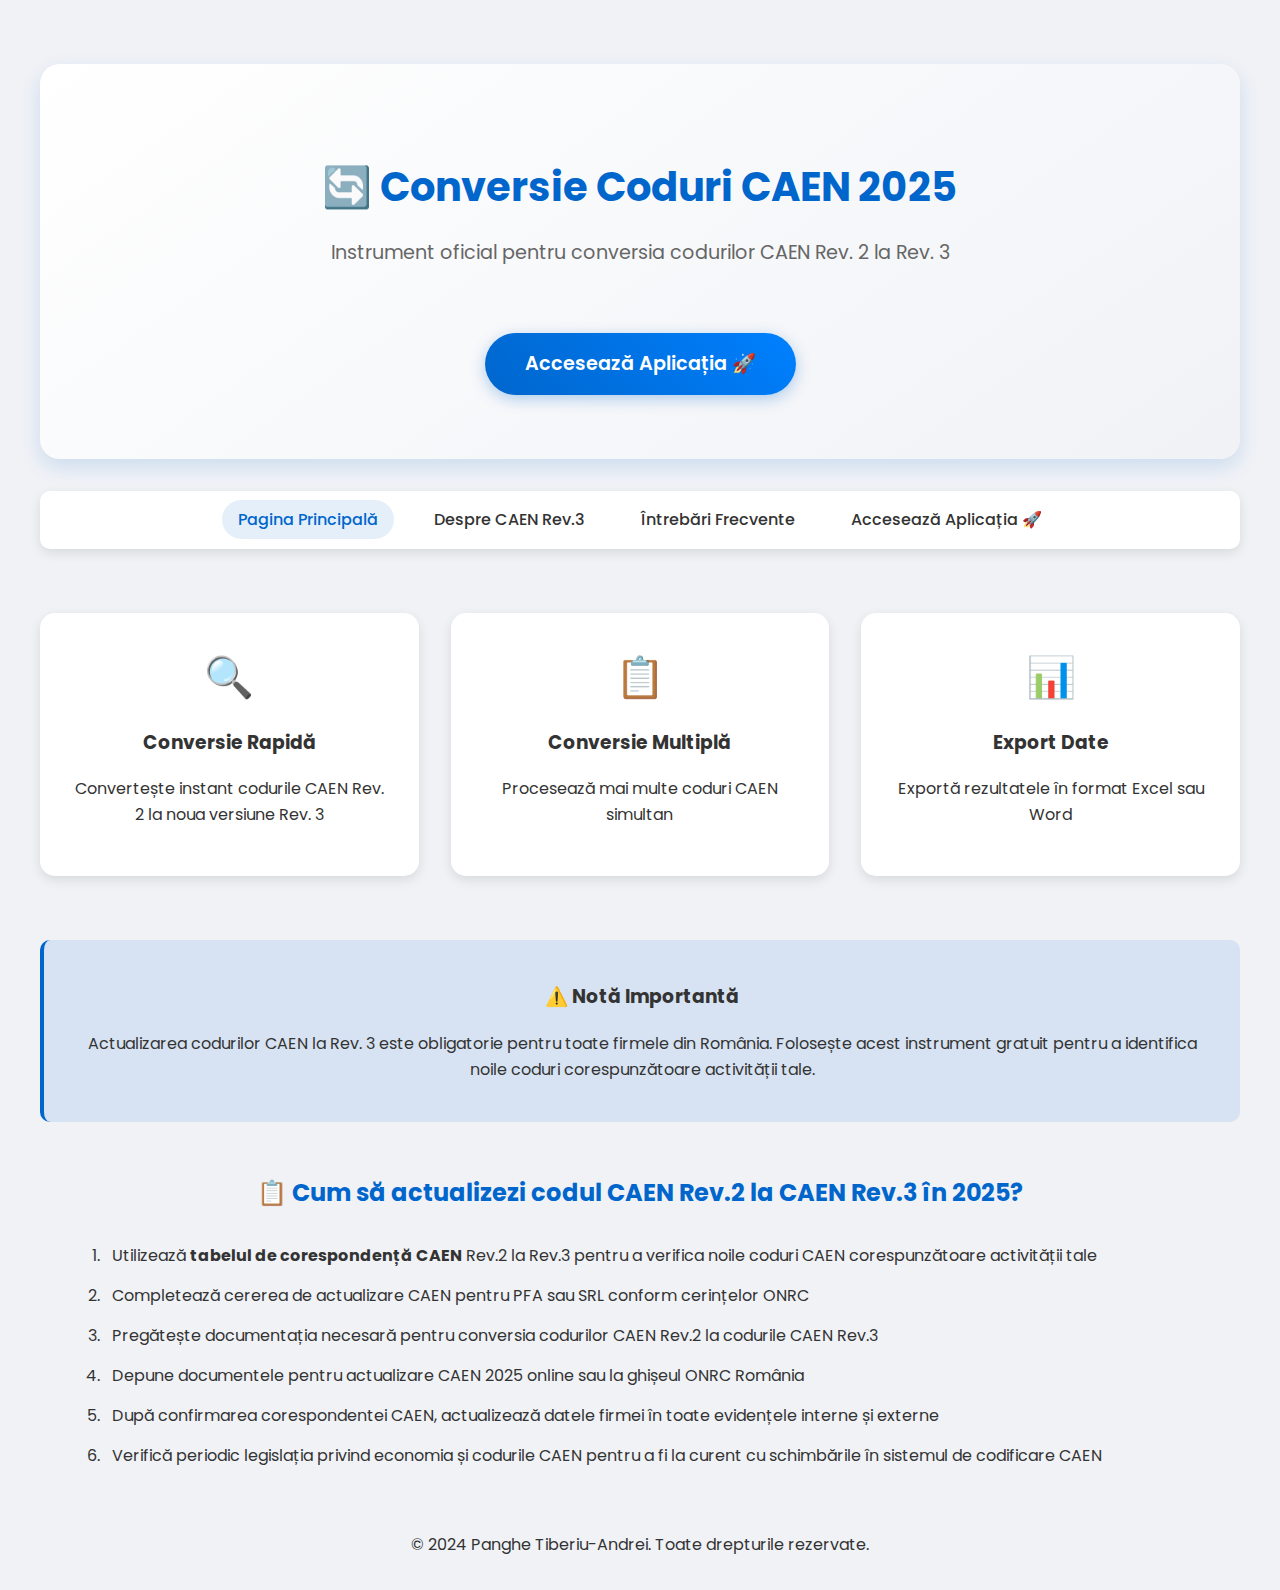
<file: static/index.html>
<!DOCTYPE html>
<html lang="ro">
<head>
    <meta charset="UTF-8">
    <meta name="viewport" content="width=device-width, initial-scale=1.0">
    <title>Conversie Coduri CAEN 2025 | Conversie Gratuită Rev. 2 la Rev. 3</title>

    <!-- SEO Meta Tags -->
    <meta name="description" content="Convertor actualizat 2025 pentru conversia codurilor CAEN, perfect pentru companii și PFA-uri din România.">
    <meta name="keywords" content="CAEN, coduri CAEN, Rev. 2, Rev. 3, conversie CAEN, România, 2024, 2025, actualizare CAEN, PFA, SRL, economie, firme, actualizare 2025, convertor caen, tabel de corespondenta, corespondenta caen 3, ONRC, corespondenta caen, actualizare caen">
    <meta name="author" content="Convertor CAEN">
    <meta property="og:title" content="Conversie CAEN 3 – Conversie coduri CAEN">
    <meta property="og:description" content="Aplicație web pentru conversia codurilor CAEN Rev. 2 la Rev. 3, ideală pentru firme și PFA.">
    <meta property="og:url" content="https://conversie-caen3.ro">
    <meta property="og:type" content="website">
    <meta property="og:image" content="https://conversie-caen3.ro/generated-icon.png">
    <meta name="robots" content="index, follow">
    <meta name="theme-color" content="#003366">
    <link rel="icon" href="https://conversie-caen3.ro/generated-icon.png" type="image/png">

    <!-- Google Tag Manager -->
    <script>(function(w,d,s,l,i){w[l]=w[l]||[];w[l].push({'gtm.start':
    new Date().getTime(),event:'gtm.js'});var f=d.getElementsByTagName(s)[0],
    j=d.createElement(s),dl=l!='dataLayer'?'&l='+l:'';j.async=true;j.src=
    'https://www.googletagmanager.com/gtm.js?id='+i+dl;f.parentNode.insertBefore(j,f);
    })(window,document,'script','dataLayer','GTM-T8FSXM9S');</script>
    <!-- End Google Tag Manager -->

    <!-- Open Graph Meta Tags -->
    <meta property="og:title" content="Convertor Coduri CAEN 2024">
    <meta property="og:description" content="Conversie gratuită și oficială a codurilor CAEN Rev. 2 la Rev. 3. Instrument actualizat pentru 2024.">
    <meta property="og:type" content="website">
    <meta property="og:image" content="/static/images/caen-converter-og.png">

    <!-- Twitter Card Meta Tags -->
    <meta name="twitter:card" content="summary_large_image">
    <meta name="twitter:title" content="Convertor Coduri CAEN 2024">
    <meta name="twitter:description" content="Conversie gratuită și oficială a codurilor CAEN Rev.2 la Rev.3">

    <!-- Favicon -->
    <link rel="icon" type="image/png" href="/static/images/favicon.png">

    <!-- Google Fonts -->
    <link href="https://fonts.googleapis.com/css2?family=Poppins:wght@400;500;600;700&display=swap" rel="stylesheet">
    <link rel="canonical" href="https://conversie-caen3.ro">

    <style>
        :root {
            --primary-color: #0066cc;
            --hover-color: #0080ff;
            --bg-color: #f0f2f6;
            --text-color: #333;
        }

        body {
            font-family: 'Poppins', sans-serif;
            margin: 0;
            padding: 0;
            background-color: var(--bg-color);
            color: var(--text-color);
            line-height: 1.6;
        }

        .container {
            max-width: 1200px;
            margin: 0 auto;
            padding: 2rem;
            text-align: center;
        }

        .hero {
            padding: 4rem 2rem;
            background: linear-gradient(145deg, #ffffff, var(--bg-color));
            border-radius: 20px;
            box-shadow: 0 8px 20px rgba(0,102,204,0.15);
            margin: 2rem 0;
            animation: slideIn 0.5s ease-out;
        }

        .title {
            font-size: 2.5rem;
            color: var(--primary-color);
            margin-bottom: 1rem;
            animation: fadeInDown 1s ease-out;
        }

        .subtitle {
            font-size: 1.2rem;
            color: #666;
            margin-bottom: 2rem;
            animation: fadeInUp 1s ease-out;
        }

        .features {
            display: grid;
            grid-template-columns: repeat(auto-fit, minmax(250px, 1fr));
            gap: 2rem;
            margin: 4rem 0;
        }

        .feature-card {
            background: white;
            padding: 2rem;
            border-radius: 15px;
            box-shadow: 0 4px 12px rgba(0,0,0,0.1);
            transition: transform 0.3s ease;
        }

        .feature-card:hover {
            transform: translateY(-5px);
        }

        .emoji {
            font-size: 2.5rem;
            margin-bottom: 1rem;
        }

        .cta-button {
            display: inline-block;
            background: linear-gradient(45deg, var(--primary-color), var(--hover-color));
            color: white;
            padding: 1rem 2.5rem;
            border-radius: 50px;
            font-size: 1.2rem;
            font-weight: 600;
            text-decoration: none;
            margin-top: 2rem;
            transition: all 0.3s ease;
            box-shadow: 0 4px 15px rgba(0,102,204,0.3);
        }
            
        .cta-button:hover {
            transform: translateY(-2px);
            box-shadow: 0 6px 20px rgba(0,102,204,0.4);
        }

        .notice {
            background: rgba(0,102,204,0.1);
            padding: 1.5rem;
            border-radius: 10px;
            margin-top: 3rem;
            border-left: 4px solid var(--primary-color);
        }

        @keyframes fadeInDown {
            from {
                opacity: 0;
                transform: translateY(-20px);
            }
            to {
                opacity: 1;
                transform: translateY(0);
            }
        }

         .navigation {
            background-color: white;
            padding: 1rem;
            border-radius: 10px;
            box-shadow: 0 4px 12px rgba(0,0,0,0.1);
            margin-bottom: 2rem;
        }
        .navigation ul {
            list-style: none;
            padding: 0;
            display: flex;
            justify-content: center;
            flex-wrap: wrap;
            gap: 1.5rem;
            margin: 0;
        }
        .navigation a {
            text-decoration: none;
            color: var(--text-color);
            font-weight: 500;
            transition: color 0.3s;
            padding: 0.5rem 1rem;
            border-radius: 50px;
        }
        .navigation a.active,
        .navigation a:hover {
            color: var(--primary-color);
            background-color: rgba(0,102,204,0.1);
        }

        @keyframes fadeInUp {
            from {
                opacity: 0;
                transform: translateY(20px);
            }
            to {
                opacity: 1;
                transform: translateY(0);
            }
        }

        @keyframes slideIn {
            from {
                opacity: 0;
                transform: translateX(-20px);
            }
            to {
                opacity: 1;
                transform: translateX(0);
            }
        }

           /* Styling for ordered list section */
        section.container ol {
            text-align: left;
            padding-left: 2rem;
            margin: 2rem 0;
        }
        
        section.container ol li {
            margin-bottom: 1rem;
            line-height: 1.5;
            position: relative;
            padding-left: 0.5rem;
        }
        
        section.container h2 {
            color: var(--primary-color);
            margin-bottom: 1.5rem;
            animation: fadeInDown 0.8s ease-out;
        }

        @media (max-width: 768px) {
            .container {
                padding: 1rem;
            }

            .title {
                font-size: 2rem;
            }

            .features {
                grid-template-columns: 1fr;
            }
            section.container ol {
                padding-left: 1.5rem;
            }
    </style>
    <script>
        const structuredData = {
          "@context": "https://schema.org",
          "@type": "WebApplication",
          "name": "Conversie CAEN3",
          "url": "https://conversie-caen3.ro",
          "description": "Convertor online pentru coduri CAEN Rev.2 la Rev.3, actualizat pentru 2025.",
          "applicationCategory": "BusinessApplication",
          "operatingSystem": "All",
          "offers": {
            "@type": "Offer",
            "price": "0",
            "priceCurrency": "RON"
          }
          "aggregateRating": {
            "@type": "AggregateRating",
            "ratingValue": "4.9",
            "reviewCount": "73"
          }
        };

        const script = document.createElement('script');
        script.setAttribute('type', 'application/ld+json');
        script.textContent = JSON.stringify(structuredData);
        document.head.appendChild(script);
    </script>
</head>
<body>
    <!-- Google Tag Manager (noscript) -->
    <noscript><iframe src="https://www.googletagmanager.com/ns.html?id=GTM-T8FSXM9S"
    height="0" width="0" style="display:none;visibility:hidden"></iframe></noscript>
    <!-- End Google Tag Manager (noscript) -->
    
    <div class="container">
        <div class="hero">
            <h1 class="title">🔄 Conversie Coduri CAEN 2025</h1>
            <p class="subtitle">Instrument oficial pentru conversia codurilor CAEN Rev. 2 la Rev. 3</p>
            <a href="https://app.conversie-caen3.ro" class="cta-button">Accesează Aplicația 🚀</a>
        </div>
              
        <nav class="navigation">
            <ul>
                <li><a href="/" class="active">Pagina Principală</a></li>
                <li><a href="/despre-caen-rev3.html">Despre CAEN Rev.3</a></li>
                <li><a href="/intrebari-frecvente-caen.html">Întrebări Frecvente</a></li>
                <li><a href="https://app.conversie-caen3.ro">Accesează Aplicația 🚀</a></li>
            </ul>
        </nav>

        <div class="features">
            <div class="feature-card">
                <div class="emoji">🔍</div>
                <h3>Conversie Rapidă</h3>
                <p>Convertește instant codurile CAEN Rev. 2 la noua versiune Rev. 3</p>
            </div>

            <div class="feature-card">
                <div class="emoji">📋</div>
                <h3>Conversie Multiplă</h3>
                <p>Procesează mai multe coduri CAEN simultan</p>
            </div>

            <div class="feature-card">
                <div class="emoji">📊</div>
                <h3>Export Date</h3>
                <p>Exportă rezultatele în format Excel sau Word</p>
            </div>
        </div>

        <div class="notice">
            <h3>⚠️ Notă Importantă</h3>
            <p>Actualizarea codurilor CAEN la Rev. 3 este obligatorie pentru toate firmele din România. Folosește acest instrument gratuit pentru a identifica noile coduri corespunzătoare activității tale.</p>
        </div>

         <section class="container">
            <h2>📋 Cum să actualizezi codul CAEN Rev.2 la CAEN Rev.3 în 2025?</h2>
            <ol>
                <li>Utilizează <strong>tabelul de corespondență CAEN</strong> Rev.2 la Rev.3 pentru a verifica noile coduri CAEN corespunzătoare activității tale</li>
                <li>Completează cererea de actualizare CAEN pentru PFA sau SRL conform cerințelor ONRC</li>
                <li>Pregătește documentația necesară pentru conversia codurilor CAEN Rev.2 la codurile CAEN Rev.3</li>
                <li>Depune documentele pentru actualizare CAEN 2025 online sau la ghișeul ONRC România</li>
                <li>După confirmarea corespondentei CAEN, actualizează datele firmei în toate evidențele interne și externe</li>
                <li>Verifică periodic legislația privind economia și codurile CAEN pentru a fi la curent cu schimbările în sistemul de codificare CAEN</li>
            </ol>
        </section>
        
        <footer>
            &copy; 2024 Panghe Tiberiu-Andrei. Toate drepturile rezervate.
        </footer>
    </div>
    <noscript>
        <div style="text-align: center; padding: 20px; background: #ffebee;">
            <p>Pentru o experiență completă, vă rugăm să activați JavaScript în browser.</p>
        </div>
    </noscript>
</body>
</html>
</file>
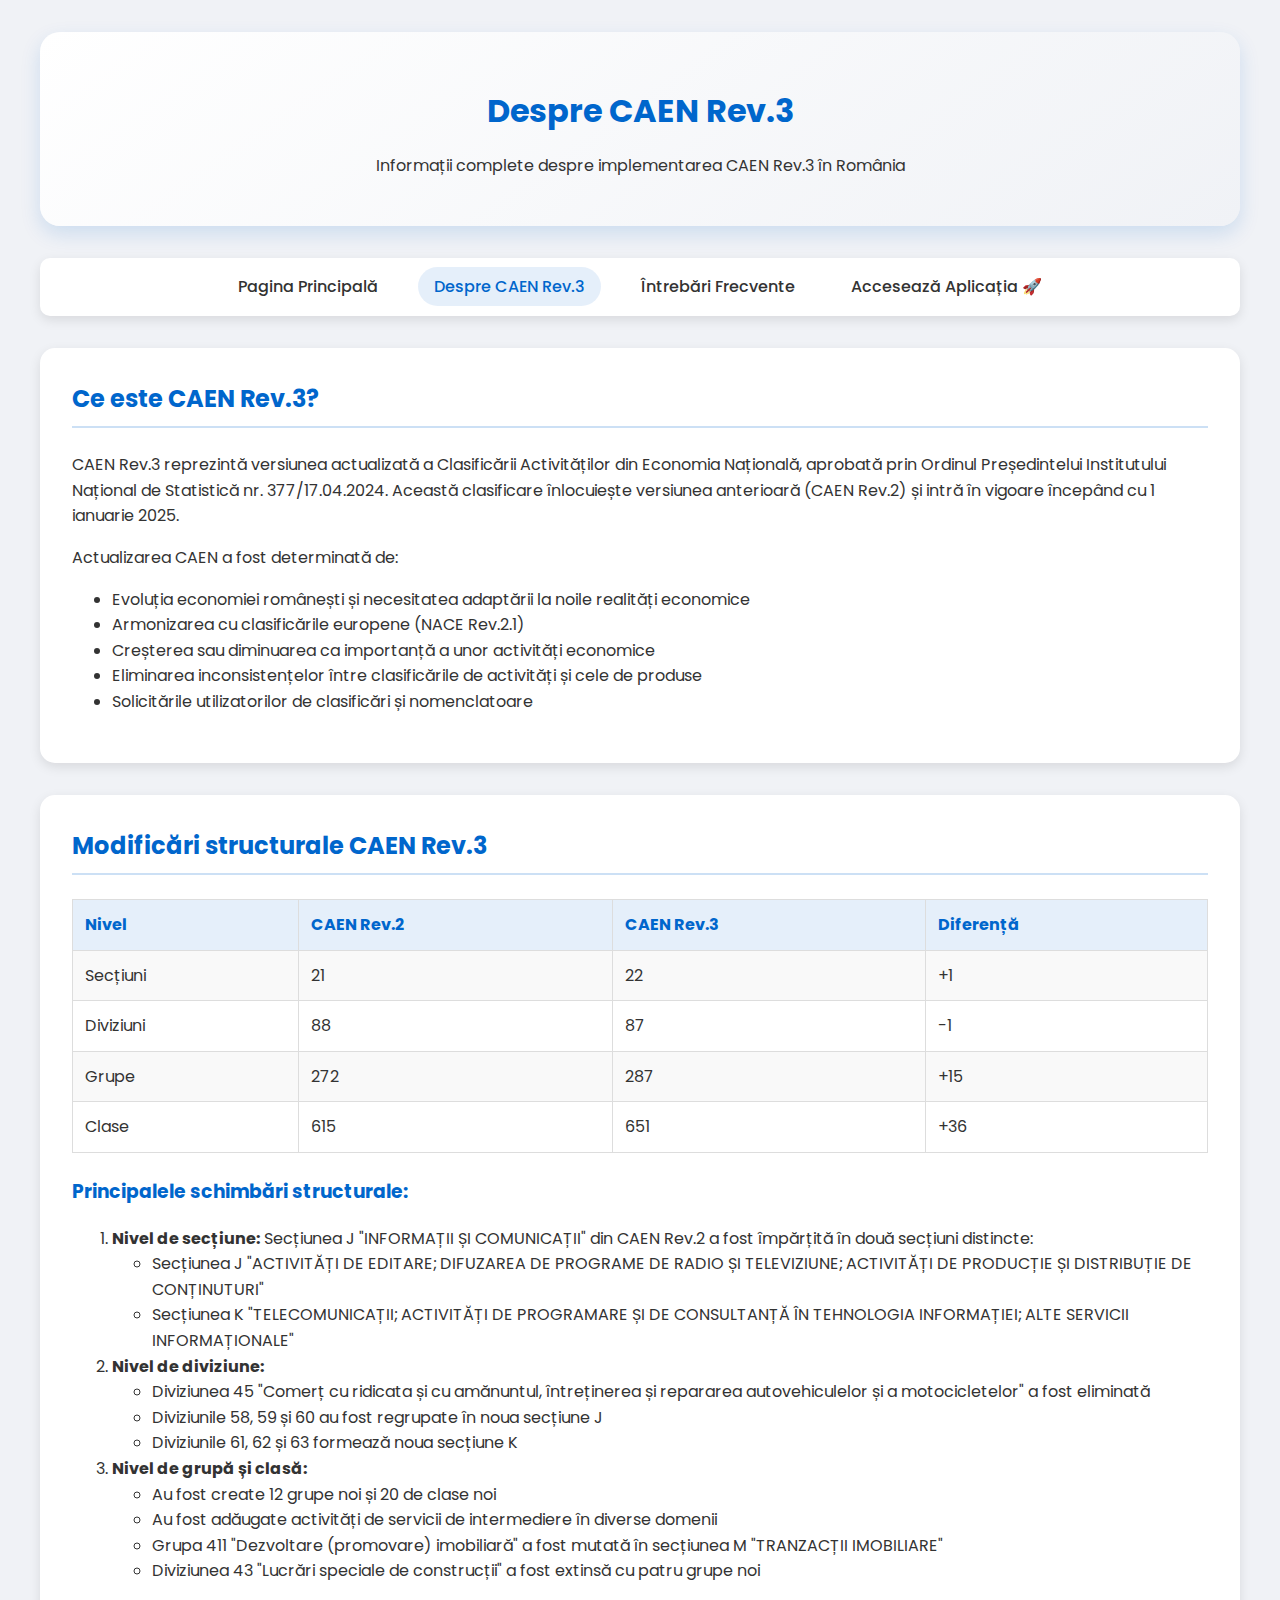
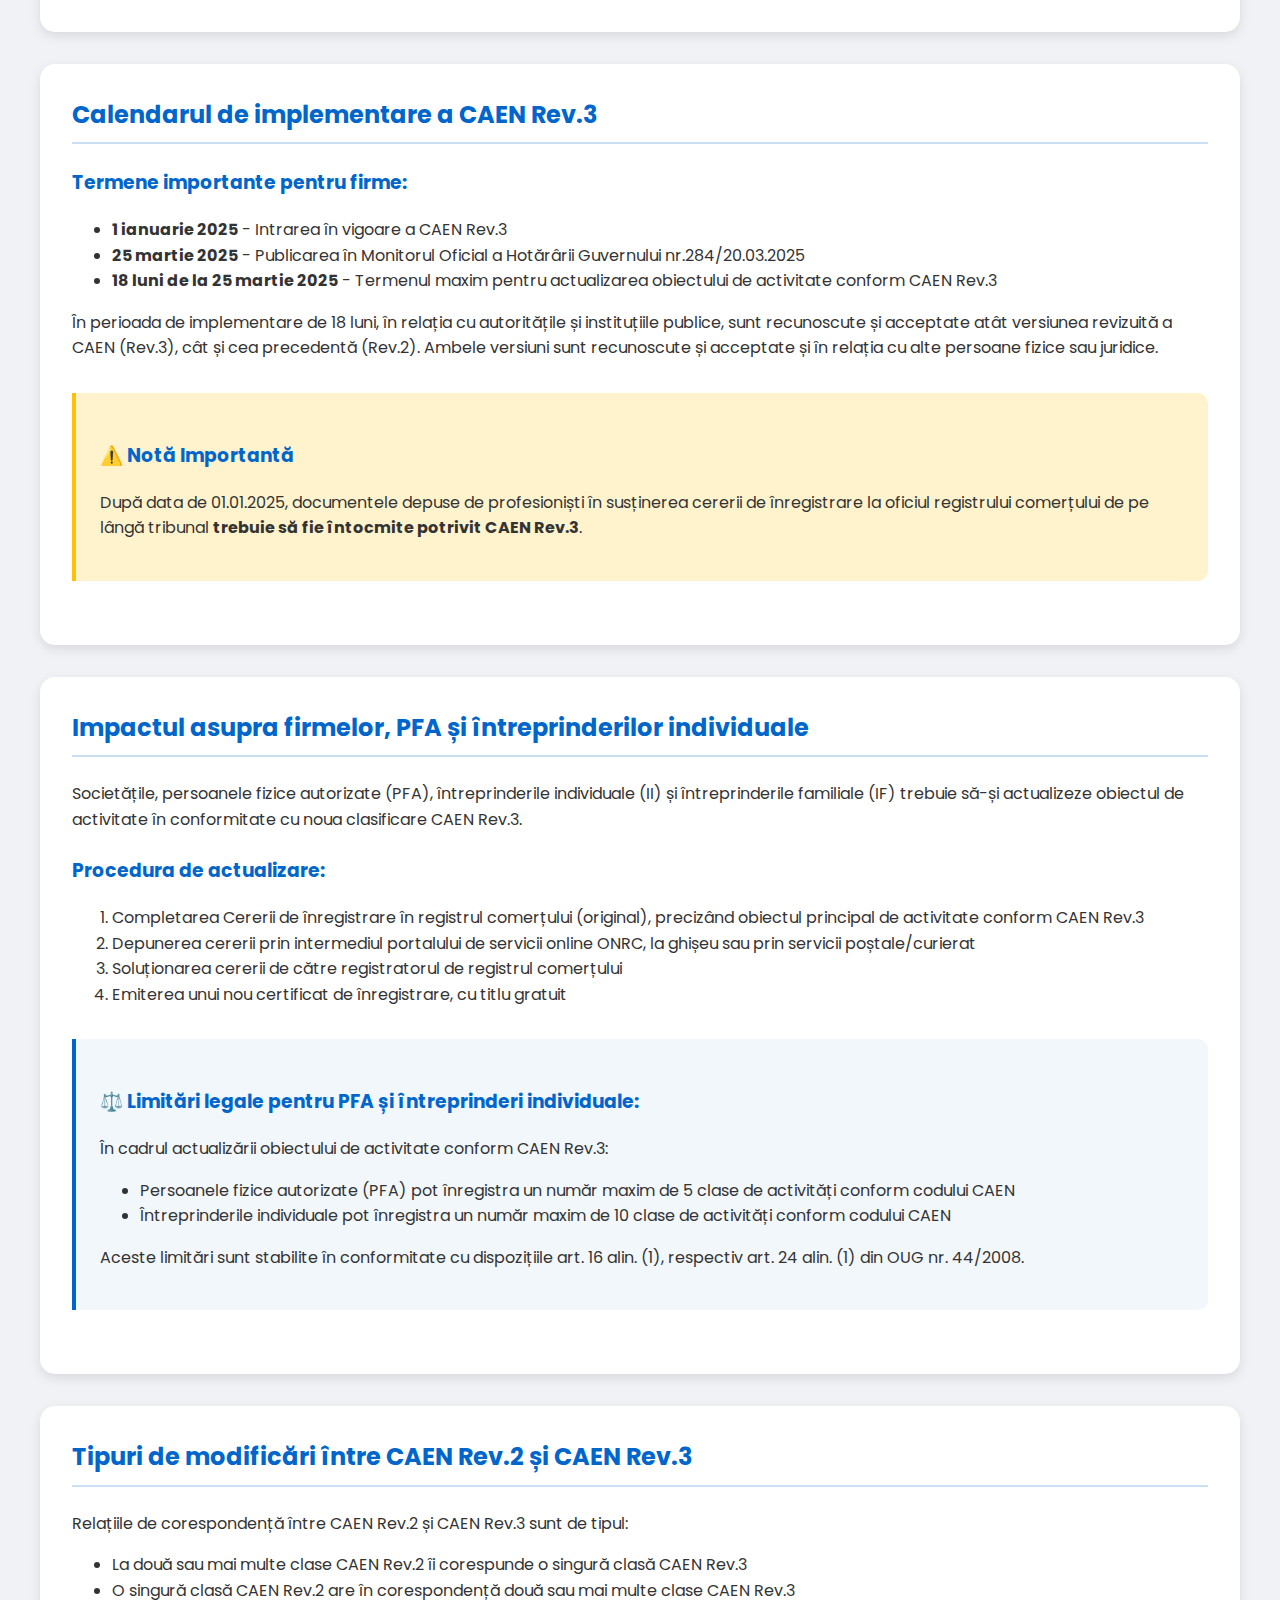
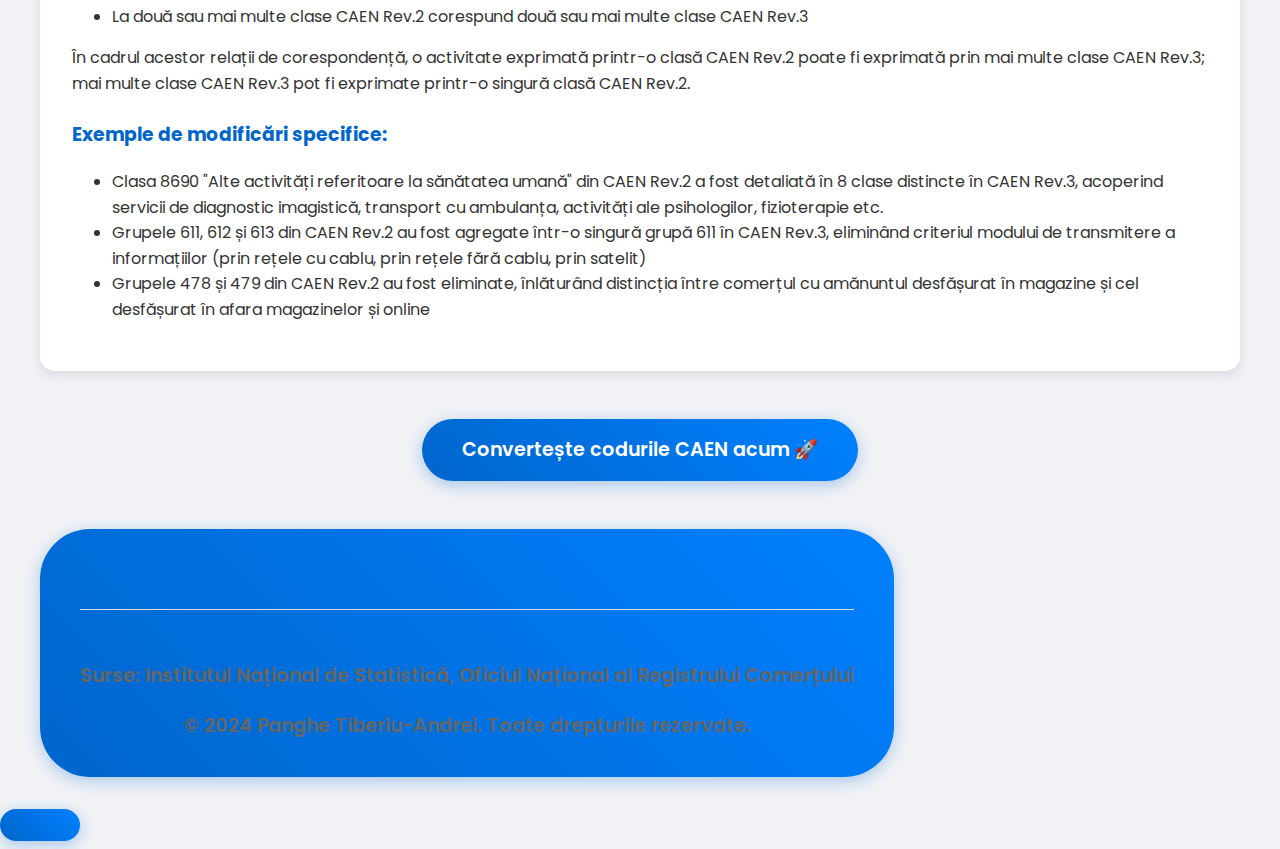
<file: static/despre-caen-rev3.html>
<!DOCTYPE html>
<html lang="ro">
<head>
    <meta charset="UTF-8">
    <meta name="viewport" content="width=device-width, initial-scale=1.0">
    <title>Despre CAEN Rev.3 | Informatii Complete CAEN 2025 România</title>

    <!-- SEO Meta Tags -->
    <meta name="description" content="Informații complete despre CAEN Rev.3, modificări structurale și detalii despre implementarea noii clasificări CAEN în România începând cu 2025.">
    <meta name="keywords" content="CAEN, CAEN Rev.3, coduri CAEN, actualizare CAEN, tranziție CAEN, România, 2025, modificări CAEN, CAEN INS, structură CAEN, legislație CAEN">
    <meta name="author" content="Convertor CAEN">
    <meta property="og:title" content="Despre CAEN Rev.3 | Informatii Complete">
    <meta property="og:description" content="Informații complete despre CAEN Rev.3, structură, termene și implementare în România începând cu 2025.">
    <meta property="og:url" content="https://conversie-caen3.ro/despre-caen-rev3.html">
    <meta property="og:type" content="website">
    <meta name="robots" content="index, follow">
    <meta name="theme-color" content="#003366">
    <link rel="canonical" href="https://conversie-caen3.ro/despre-caen-rev3.html">

    <!-- Google Fonts -->
    <link href="https://fonts.googleapis.com/css2?family=Poppins:wght@400;500;600;700&display=swap" rel="stylesheet">
    
    <style>
        :root {
            --primary-color: #0066cc;
            --hover-color: #0080ff;
            --bg-color: #f0f2f6;
            --text-color: #333;
        }

        body {
            font-family: 'Poppins', sans-serif;
            margin: 0;
            padding: 0;
            background-color: var(--bg-color);
            color: var(--text-color);
            line-height: 1.6;
        }

        .container {
            max-width: 1200px;
            margin: 0 auto;
            padding: 2rem;
        }

        header {
            background: linear-gradient(145deg, #ffffff, var(--bg-color));
            border-radius: 20px;
            box-shadow: 0 8px 20px rgba(0,102,204,0.15);
            padding: 2rem;
            margin-bottom: 2rem;
            text-align: center;
        }

        header h1 {
            color: var(--primary-color);
            margin-bottom: 0.5rem;
        }

        .navigation {
            background-color: white;
            padding: 1rem;
            border-radius: 10px;
            box-shadow: 0 4px 12px rgba(0,0,0,0.1);
            margin-bottom: 2rem;
        }

        .navigation ul {
            list-style: none;
            padding: 0;
            display: flex;
            justify-content: center;
            flex-wrap: wrap;
            gap: 1.5rem;
            margin: 0;
        }

        .navigation a {
            text-decoration: none;
            color: var(--text-color);
            font-weight: 500;
            transition: color 0.3s;
            padding: 0.5rem 1rem;
            border-radius: 50px;
        }

        .navigation a.active,
        .navigation a:hover {
            color: var(--primary-color);
            background-color: rgba(0,102,204,0.1);
        }

        .content-section {
            background-color: white;
            padding: 2rem;
            border-radius: 15px;
            box-shadow: 0 4px 12px rgba(0,0,0,0.1);
            margin-bottom: 2rem;
        }

        .content-section h2 {
            color: var(--primary-color);
            margin-top: 0;
            border-bottom: 2px solid rgba(0,102,204,0.2);
            padding-bottom: 0.5rem;
            margin-bottom: 1.5rem;
        }

        .content-section h3 {
            color: var(--primary-color);
            margin-top: 1.5rem;
        }

        table {
            width: 100%;
            border-collapse: collapse;
            margin: 1rem 0;
        }

        table, th, td {
            border: 1px solid #ddd;
        }

        th, td {
            padding: 12px;
            text-align: left;
        }

        th {
            background-color: rgba(0,102,204,0.1);
            color: var(--primary-color);
        }

        tr:nth-child(even) {
            background-color: #f9f9f9;
        }

        .important-note {
            background-color: rgba(255,193,7,0.2);
            border-left: 4px solid #ffc107;
            padding: 1.5rem;
            margin: 2rem 0;
            border-radius: 0 10px 10px 0;
        }

        .legal-note {
            background-color: rgba(0,102,204,0.05);
            border-left: 4px solid var(--primary-color);
            padding: 1.5rem;
            margin: 2rem 0;
            border-radius: 0 10px 10px 0;
        }

        .cta-container {
            text-align: center;
            margin: 3rem 0;
        }

        .cta-button {
            display: inline-block;
            background: linear-gradient(45deg, var(--primary-color), var(--hover-color));
            color: white;
            padding: 1rem 2.5rem;
            border-radius: 50px;
            font-size: 1.2rem;
            font-weight: 600;
            text-decoration: none;
            transition: all 0.3s ease;
            box-shadow: 0 4px 15px rgba(0,102,204,0.3);
        }

        .cta-button:hover {
            transform: translateY(-2px);
            box-shadow: 0 6px 20px rgba(0,102,204,0.4);
        }

        footer {
            text-align: center;
            margin-top: 4rem;
            padding-top: 2rem;
            border-top: 1px solid #ddd;
            color: #666;
        }

        @media (max-width: 768px) {
            .container {
                padding: 1rem;
            }

            .navigation ul {
                flex-direction: column;
                gap: 0.8rem;
                align-items: center;
            }
        }
    </style>
</head>
<body>
    <div class="container">
        <header>
            <h1>Despre CAEN Rev.3</h1>
            <p>Informații complete despre implementarea CAEN Rev.3 în România</p>
        </header>

        <nav class="navigation">
            <ul>
                <li><a href="/">Pagina Principală</a></li>
                <li><a href="/despre-caen-rev3.html" class="active">Despre CAEN Rev.3</a></li>
                <li><a href="/intrebari-frecvente-caen.html">Întrebări Frecvente</a></li>
                <li><a href="https://app.conversie-caen3.ro">Accesează Aplicația  🚀</a></li>
            </ul>
        </nav>

        <section class="content-section">
            <h2>Ce este CAEN Rev.3?</h2>
            <p>CAEN Rev.3 reprezintă versiunea actualizată a Clasificării Activităților din Economia Națională, aprobată prin Ordinul Președintelui Institutului Național de Statistică nr. 377/17.04.2024. Această clasificare înlocuiește versiunea anterioară (CAEN Rev.2) și intră în vigoare începând cu 1 ianuarie 2025.</p>
            
            <p>Actualizarea CAEN a fost determinată de:</p>
            <ul>
                <li>Evoluția economiei românești și necesitatea adaptării la noile realități economice</li>
                <li>Armonizarea cu clasificările europene (NACE Rev.2.1)</li>
                <li>Creșterea sau diminuarea ca importanță a unor activități economice</li>
                <li>Eliminarea inconsistențelor între clasificările de activități și cele de produse</li>
                <li>Solicitările utilizatorilor de clasificări și nomenclatoare</li>
            </ul>
        </section>

        <section class="content-section">
            <h2>Modificări structurale CAEN Rev.3</h2>
            
            <table>
                <tr>
                    <th>Nivel</th>
                    <th>CAEN Rev.2</th>
                    <th>CAEN Rev.3</th>
                    <th>Diferență</th>
                </tr>
                <tr>
                    <td>Secțiuni</td>
                    <td>21</td>
                    <td>22</td>
                    <td>+1</td>
                </tr>
                <tr>
                    <td>Diviziuni</td>
                    <td>88</td>
                    <td>87</td>
                    <td>-1</td>
                </tr>
                <tr>
                    <td>Grupe</td>
                    <td>272</td>
                    <td>287</td>
                    <td>+15</td>
                </tr>
                <tr>
                    <td>Clase</td>
                    <td>615</td>
                    <td>651</td>
                    <td>+36</td>
                </tr>
            </table>

            <h3>Principalele schimbări structurale:</h3>
            <ol>
                <li>
                    <strong>Nivel de secțiune:</strong> Secțiunea J "INFORMAȚII ȘI COMUNICAȚII" din CAEN Rev.2 a fost împărțită în două secțiuni distincte:
                    <ul>
                        <li>Secțiunea J "ACTIVITĂȚI DE EDITARE; DIFUZAREA DE PROGRAME DE RADIO ȘI TELEVIZIUNE; ACTIVITĂȚI DE PRODUCȚIE ȘI DISTRIBUȚIE DE CONȚINUTURI"</li>
                        <li>Secțiunea K "TELECOMUNICAȚII; ACTIVITĂȚI DE PROGRAMARE ȘI DE CONSULTANȚĂ ÎN TEHNOLOGIA INFORMAȚIEI; ALTE SERVICII INFORMAȚIONALE"</li>
                    </ul>
                </li>
                <li>
                    <strong>Nivel de diviziune:</strong>
                    <ul>
                        <li>Diviziunea 45 "Comerț cu ridicata și cu amănuntul, întreținerea și repararea autovehiculelor și a motocicletelor" a fost eliminată</li>
                        <li>Diviziunile 58, 59 și 60 au fost regrupate în noua secțiune J</li>
                        <li>Diviziunile 61, 62 și 63 formează noua secțiune K</li>
                    </ul>
                </li>
                <li>
                    <strong>Nivel de grupă și clasă:</strong>
                    <ul>
                        <li>Au fost create 12 grupe noi și 20 de clase noi</li>
                        <li>Au fost adăugate activități de servicii de intermediere în diverse domenii</li>
                        <li>Grupa 411 "Dezvoltare (promovare) imobiliară" a fost mutată în secțiunea M "TRANZACȚII IMOBILIARE"</li>
                        <li>Diviziunea 43 "Lucrări speciale de construcții" a fost extinsă cu patru grupe noi</li>
                    </ul>
                </li>
            </ol>
        </section>

        <section class="content-section">
            <h2>Calendarul de implementare a CAEN Rev.3</h2>
            
            <h3>Termene importante pentru firme:</h3>
            <ul>
                <li><strong>1 ianuarie 2025</strong> - Intrarea în vigoare a CAEN Rev.3</li>
                <li><strong>25 martie 2025</strong> - Publicarea în Monitorul Oficial a Hotărârii Guvernului nr.284/20.03.2025</li>
                <li><strong>18 luni de la 25 martie 2025</strong> - Termenul maxim pentru actualizarea obiectului de activitate conform CAEN Rev.3</li>
            </ul>
            
            <p>În perioada de implementare de 18 luni, în relația cu autoritățile și instituțiile publice, sunt recunoscute și acceptate atât versiunea revizuită a CAEN (Rev.3), cât și cea precedentă (Rev.2). Ambele versiuni sunt recunoscute și acceptate și în relația cu alte persoane fizice sau juridice.</p>
            
            <div class="important-note">
                <h3>⚠️ Notă Importantă</h3>
                <p>După data de 01.01.2025, documentele depuse de profesioniști în susținerea cererii de înregistrare la oficiul registrului comerțului de pe lângă tribunal <strong>trebuie să fie întocmite potrivit CAEN Rev.3</strong>.</p>
            </div>
        </section>

        <section class="content-section">
            <h2>Impactul asupra firmelor, PFA și întreprinderilor individuale</h2>
            
            <p>Societățile, persoanele fizice autorizate (PFA), întreprinderile individuale (II) și întreprinderile familiale (IF) trebuie să-și actualizeze obiectul de activitate în conformitate cu noua clasificare CAEN Rev.3.</p>
            
            <h3>Procedura de actualizare:</h3>
            <ol>
                <li>Completarea Cererii de înregistrare în registrul comerțului (original), precizând obiectul principal de activitate conform CAEN Rev.3</li>
                <li>Depunerea cererii prin intermediul portalului de servicii online ONRC, la ghișeu sau prin servicii poștale/curierat</li>
                <li>Soluționarea cererii de către registratorul de registrul comerțului</li>
                <li>Emiterea unui nou certificat de înregistrare, cu titlu gratuit</li>
            </ol>
            
            <div class="legal-note">
                <h3>⚖️ Limitări legale pentru PFA și întreprinderi individuale:</h3>
                <p>În cadrul actualizării obiectului de activitate conform CAEN Rev.3:</p>
                <ul>
                    <li>Persoanele fizice autorizate (PFA) pot înregistra un număr maxim de 5 clase de activități conform codului CAEN</li>
                    <li>Întreprinderile individuale pot înregistra un număr maxim de 10 clase de activități conform codului CAEN</li>
                </ul>
                <p>Aceste limitări sunt stabilite în conformitate cu dispozițiile art. 16 alin. (1), respectiv art. 24 alin. (1) din OUG nr. 44/2008.</p>
            </div>
        </section>

        <section class="content-section">
            <h2>Tipuri de modificări între CAEN Rev.2 și CAEN Rev.3</h2>
            
            <p>Relațiile de corespondență între CAEN Rev.2 și CAEN Rev.3 sunt de tipul:</p>
            <ul>
                <li>La două sau mai multe clase CAEN Rev.2 îi corespunde o singură clasă CAEN Rev.3</li>
                <li>O singură clasă CAEN Rev.2 are în corespondență două sau mai multe clase CAEN Rev.3</li>
                <li>La două sau mai multe clase CAEN Rev.2 corespund două sau mai multe clase CAEN Rev.3</li>
            </ul>
            
            <p>În cadrul acestor relații de corespondență, o activitate exprimată printr-o clasă CAEN Rev.2 poate fi exprimată prin mai multe clase CAEN Rev.3; mai multe clase CAEN Rev.3 pot fi exprimate printr-o singură clasă CAEN Rev.2.</p>
            
            <h3>Exemple de modificări specifice:</h3>
            <ul>
                <li>Clasa 8690 "Alte activități referitoare la sănătatea umană" din CAEN Rev.2 a fost detaliată în 8 clase distincte în CAEN Rev.3, acoperind servicii de diagnostic imagistică, transport cu ambulanța, activități ale psihologilor, fizioterapie etc.</li>
                <li>Grupele 611, 612 și 613 din CAEN Rev.2 au fost agregate într-o singură grupă 611 în CAEN Rev.3, eliminând criteriul modului de transmitere a informațiilor (prin rețele cu cablu, prin rețele fără cablu, prin satelit)</li>
                <li>Grupele 478 și 479 din CAEN Rev.2 au fost eliminate, înlăturând distincția între comerțul cu amănuntul desfășurat în magazine și cel desfășurat în afara magazinelor și online</li>
            </ul>
        </section>

        <div class="cta-container">
            <a href="https://app.conversie-caen3.ro" class="cta-button">Convertește codurile CAEN acum 🚀</</a>
        </div>

        <footer>
            <p>Surse: Institutul Național de Statistică, Oficiul Național al Registrului Comerțului</p>
            <p>&copy; 2024 Panghe Tiberiu-Andrei. Toate drepturile rezervate.</p>
        </footer>
    </div>
</body>
</html>
</file>
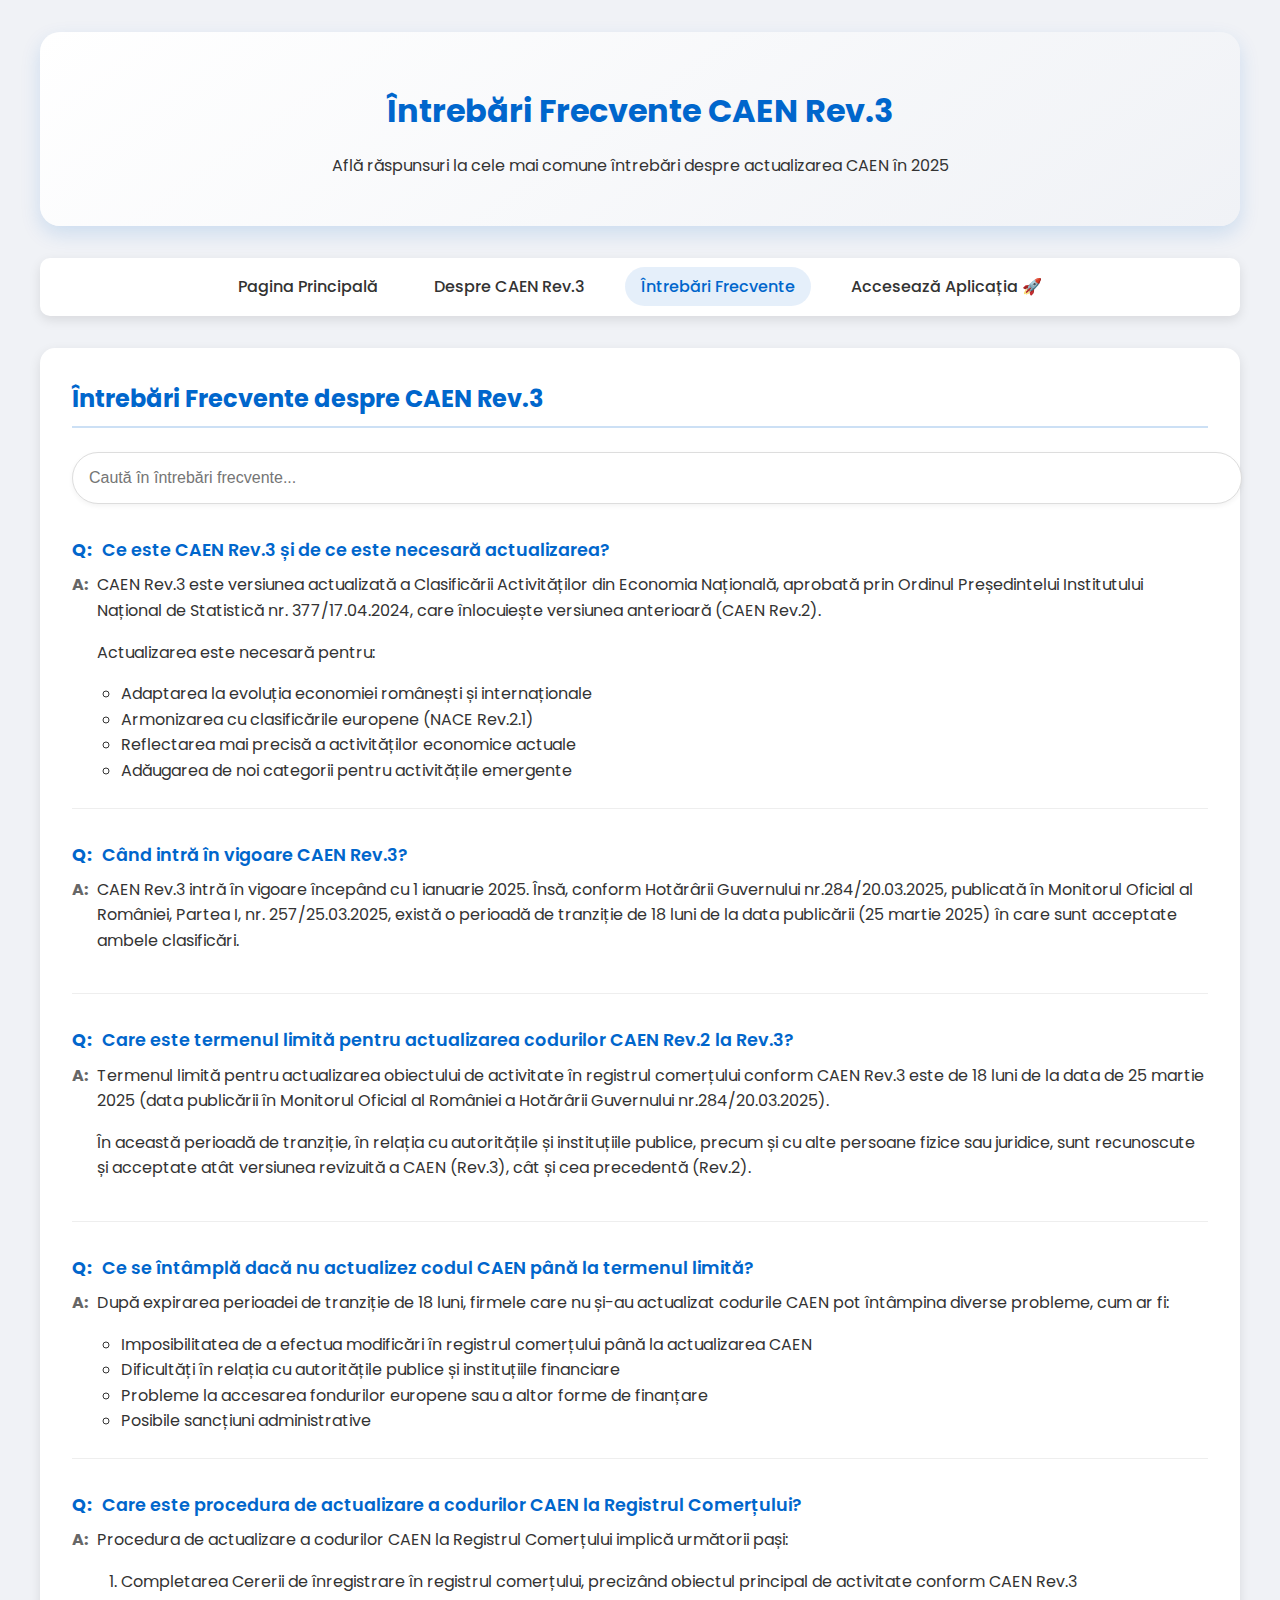
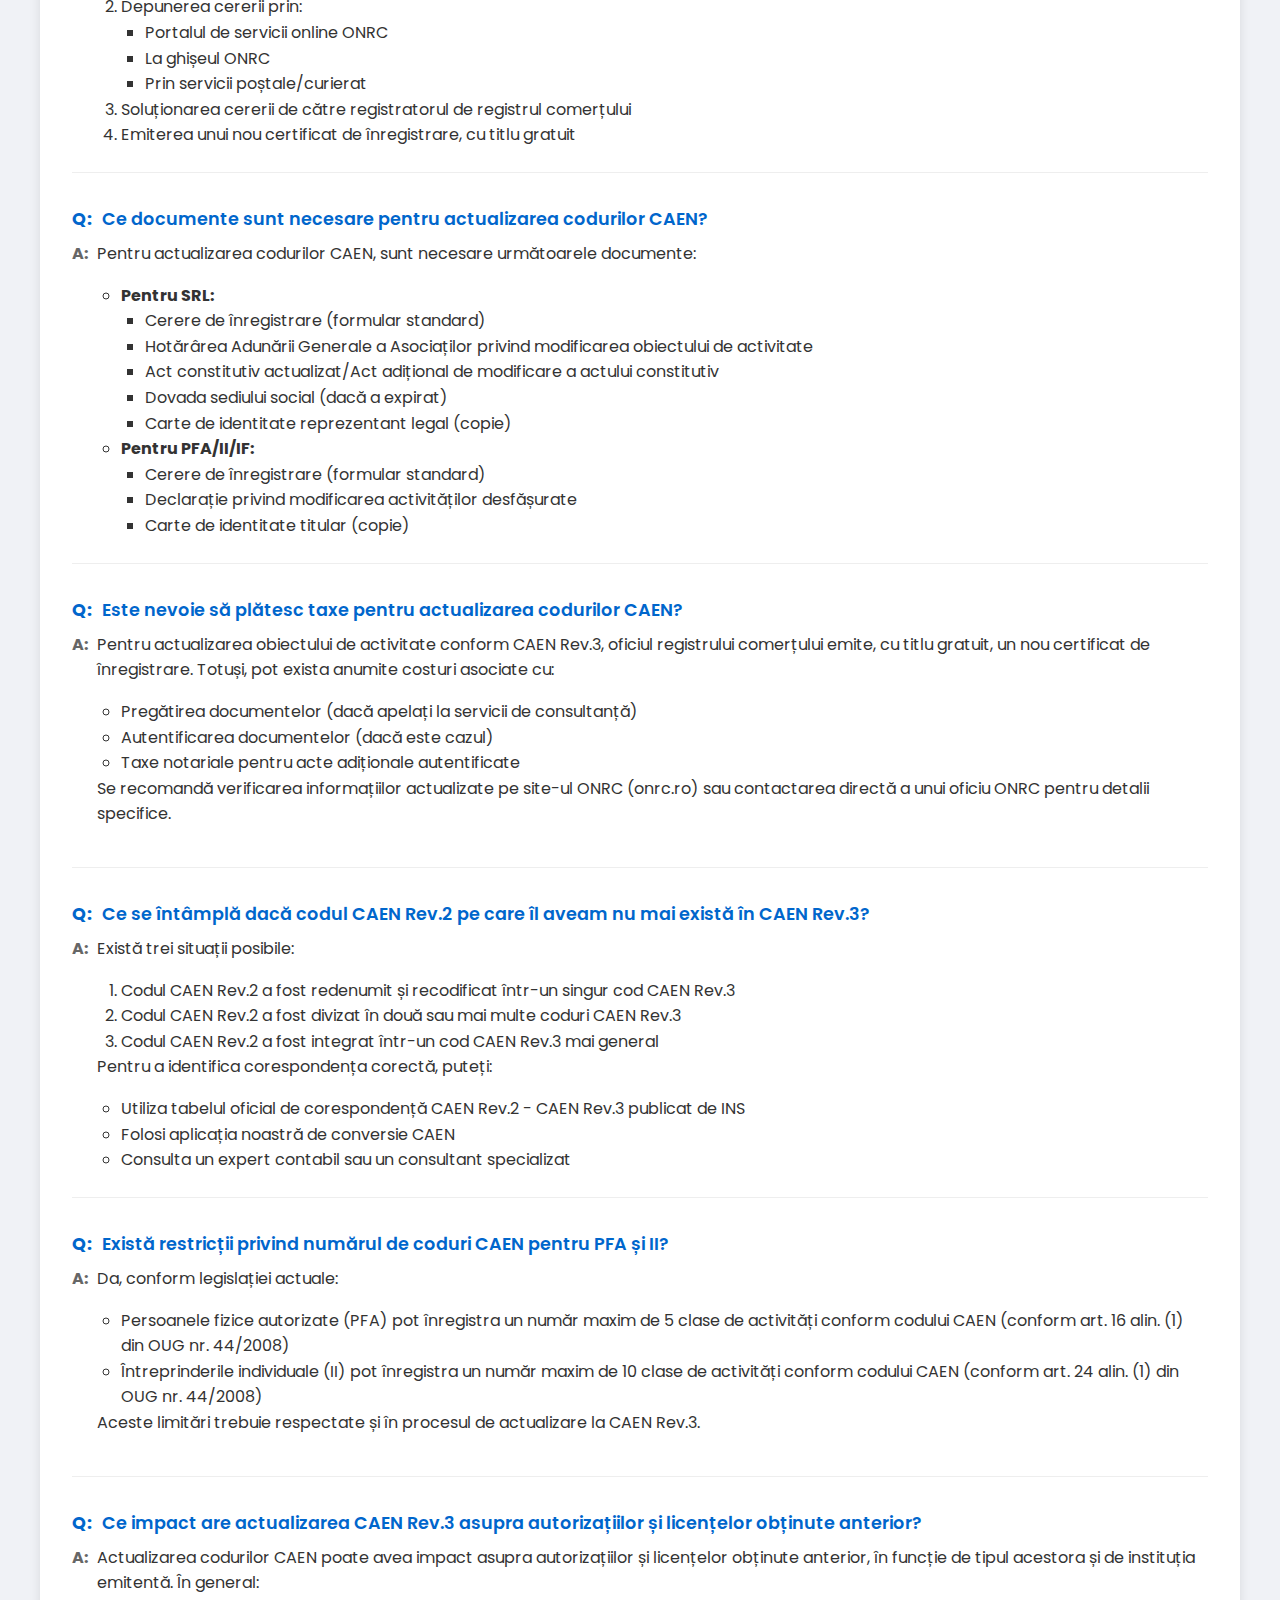
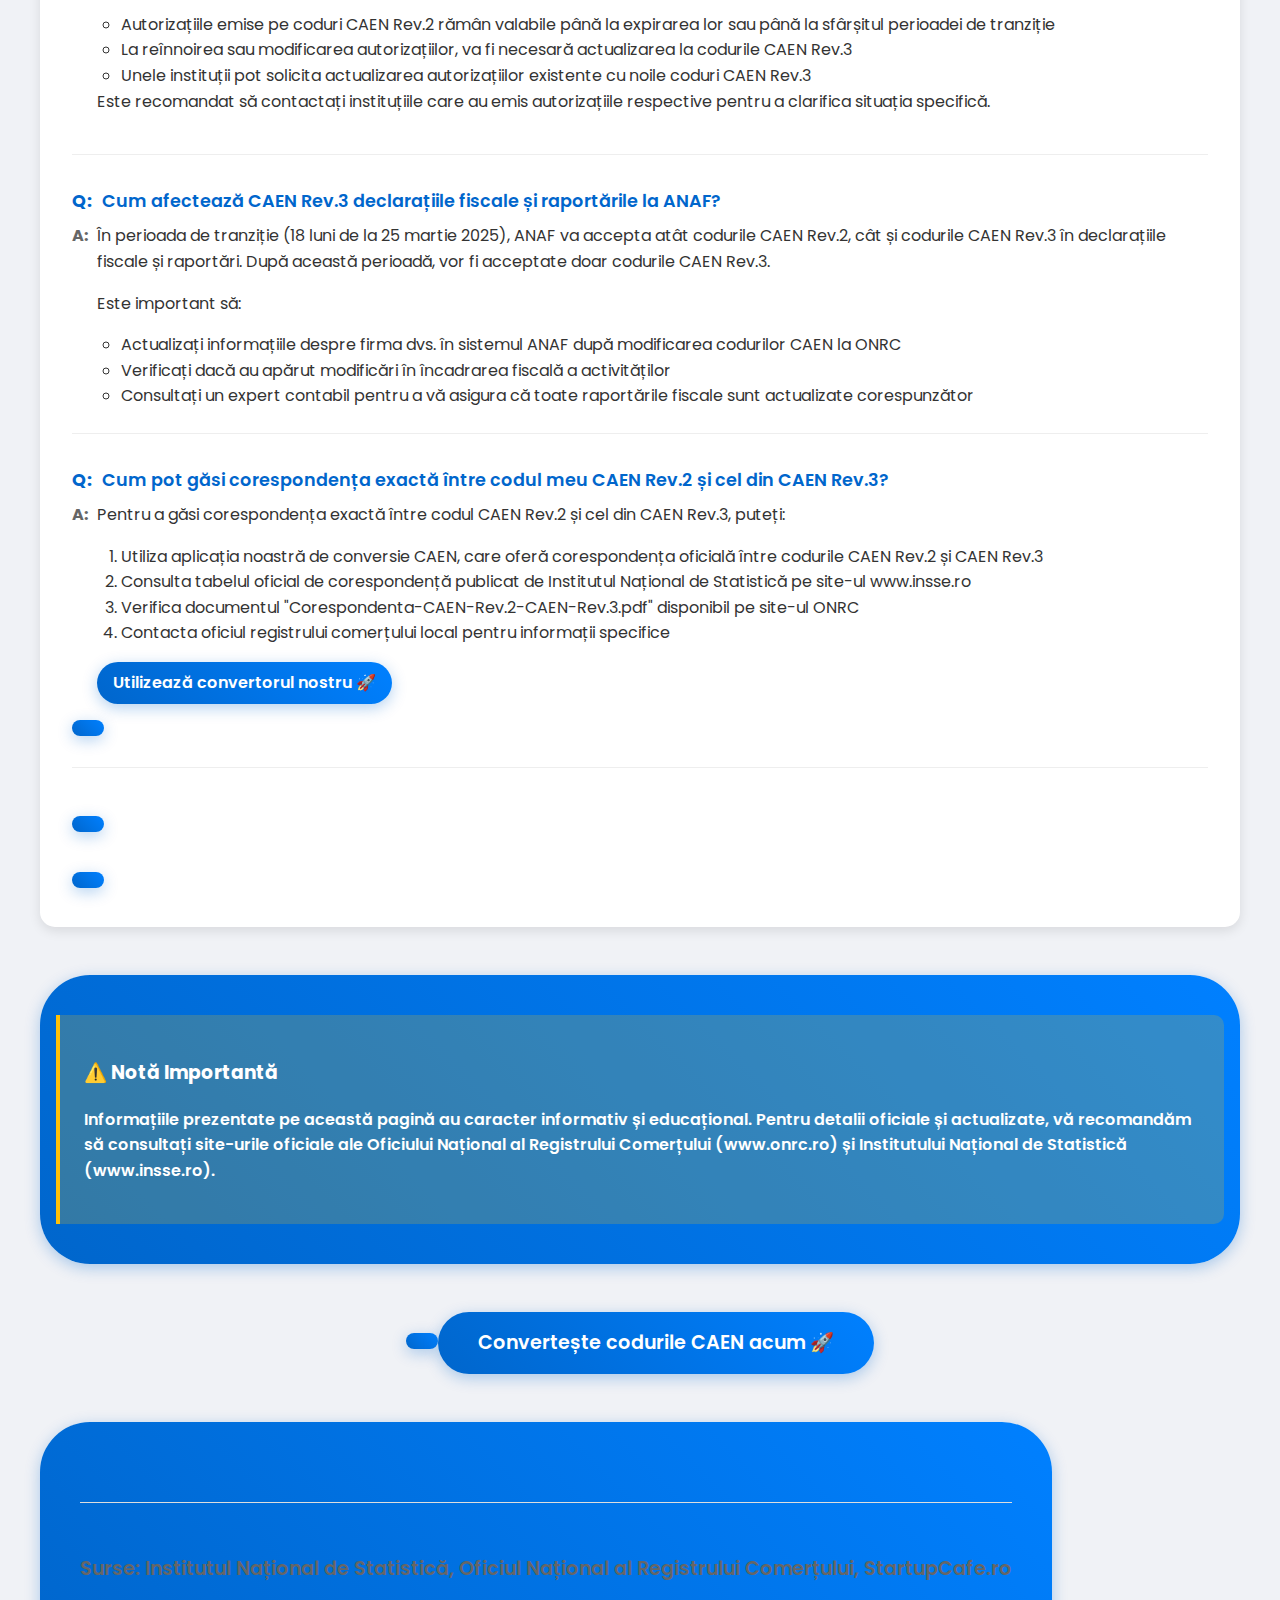
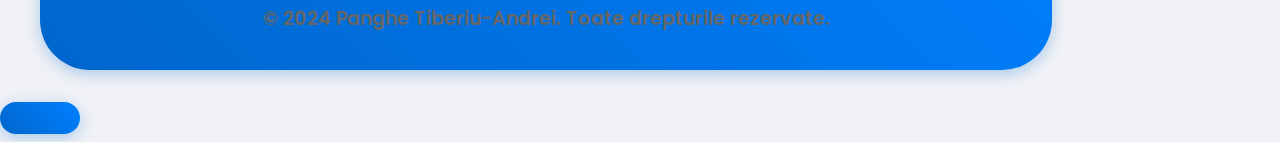
<file: static/intrebari-frecvente-caen.html>
<!DOCTYPE html>
<html lang="ro">
<head>
    <meta charset="UTF-8">
    <meta name="viewport" content="width=device-width, initial-scale=1.0">
    <title>Întrebări Frecvente CAEN Rev.3 | Actualizare CAEN 2025 România</title>

    <!-- SEO Meta Tags -->
    <meta name="description" content="Răspunsuri la întrebările frecvente despre actualizarea codurilor CAEN Rev.2 la Rev.3, procedura ONRC, termene și obligații pentru firme, PFA și SRL în România.">
    <meta name="keywords" content="CAEN, CAEN Rev.3, întrebări frecvente CAEN, actualizare CAEN, termen actualizare CAEN, conversie CAEN, România, 2025, PFA, SRL, ONRC, RECOM">
    <meta name="author" content="Convertor CAEN">
    <meta property="og:title" content="Întrebări Frecvente CAEN Rev.3 | Actualizare CAEN 2025">
    <meta property="og:description" content="Răspunsuri la întrebările frecvente despre actualizarea codurilor CAEN Rev.2 la Rev.3 pentru firme, PFA și SRL în România.">
    <meta property="og:url" content="https://conversie-caen3.ro/intrebari-frecvente-caen.html">
    <meta property="og:type" content="website">
    <meta name="robots" content="index, follow">
    <meta name="theme-color" content="#003366">
    <link rel="canonical" href="https://conversie-caen3.ro/intrebari-frecvente-caen.html">

    <!-- Google Fonts -->
    <link href="https://fonts.googleapis.com/css2?family=Poppins:wght@400;500;600;700&display=swap" rel="stylesheet">
    
    <style>
        :root {
            --primary-color: #0066cc;
            --hover-color: #0080ff;
            --bg-color: #f0f2f6;
            --text-color: #333;
        }

        body {
            font-family: 'Poppins', sans-serif;
            margin: 0;
            padding: 0;
            background-color: var(--bg-color);
            color: var(--text-color);
            line-height: 1.6;
        }

        .container {
            max-width: 1200px;
            margin: 0 auto;
            padding: 2rem;
        }

        header {
            background: linear-gradient(145deg, #ffffff, var(--bg-color));
            border-radius: 20px;
            box-shadow: 0 8px 20px rgba(0,102,204,0.15);
            padding: 2rem;
            margin-bottom: 2rem;
            text-align: center;
        }

        header h1 {
            color: var(--primary-color);
            margin-bottom: 0.5rem;
        }

        .navigation {
            background-color: white;
            padding: 1rem;
            border-radius: 10px;
            box-shadow: 0 4px 12px rgba(0,0,0,0.1);
            margin-bottom: 2rem;
        }

        .navigation ul {
            list-style: none;
            padding: 0;
            display: flex;
            justify-content: center;
            flex-wrap: wrap;
            gap: 1.5rem;
            margin: 0;
        }

        .navigation a {
            text-decoration: none;
            color: var(--text-color);
            font-weight: 500;
            transition: color 0.3s;
            padding: 0.5rem 1rem;
            border-radius: 50px;
        }

        .navigation a.active,
        .navigation a:hover {
            color: var(--primary-color);
            background-color: rgba(0,102,204,0.1);
        }

        .content-section {
            background-color: white;
            padding: 2rem;
            border-radius: 15px;
            box-shadow: 0 4px 12px rgba(0,0,0,0.1);
            margin-bottom: 2rem;
        }

        .content-section h2 {
            color: var(--primary-color);
            margin-top: 0;
            border-bottom: 2px solid rgba(0,102,204,0.2);
            padding-bottom: 0.5rem;
            margin-bottom: 1.5rem;
        }

        .faq-list {
            list-style: none;
            padding: 0;
        }

        .faq-item {
            margin-bottom: 2rem;
            border-bottom: 1px solid #eee;
            padding-bottom: 1.5rem;
        }

        .faq-item:last-child {
            border-bottom: none;
            margin-bottom: 0;
            padding-bottom: 0;
        }

        .faq-question {
            font-weight: 600;
            color: var(--primary-color);
            font-size: 1.1rem;
            margin-bottom: 0.5rem;
            display: flex;
            align-items: flex-start;
        }

        .faq-question::before {
            content: "Q:";
            margin-right: 10px;
            font-weight: 700;
            color: var(--primary-color);
        }

        .faq-answer {
            padding-left: 25px;
            position: relative;
        }

        .faq-answer::before {
            content: "A:";
            position: absolute;
            left: 0;
            font-weight: 700;
            color: #666;
        }

        .faq-answer p {
            margin-top: 0;
        }

        .faq-answer ul, .faq-answer ol {
            padding-left: 1.5rem;
        }

        .faq-categories {
            display: flex;
            flex-wrap: wrap;
            gap: 0.5rem;
            margin-bottom: 2rem;
        }

        .faq-category {
            background-color: rgba(0,102,204,0.1);
            color: var(--primary-color);
            padding: 0.5rem 1rem;
            border-radius: 50px;
            cursor: pointer;
            transition: all 0.3s;
            font-size: 0.9rem;
        }

        .faq-category:hover,
        .faq-category.active {
            background-color: var(--primary-color);
            color: white;
        }

        .important-note {
            background-color: rgba(255,193,7,0.2);
            border-left: 4px solid #ffc107;
            padding: 1.5rem;
            margin: 2rem 0;
            border-radius: 0 10px 10px 0;
        }

        .cta-container {
            text-align: center;
            margin: 3rem 0;
        }

        .cta-button {
            display: inline-block;
            background: linear-gradient(45deg, var(--primary-color), var(--hover-color));
            color: white;
            padding: 1rem 2.5rem;
            border-radius: 50px;
            font-size: 1.2rem;
            font-weight: 600;
            text-decoration: none;
            transition: all 0.3s ease;
            box-shadow: 0 4px 15px rgba(0,102,204,0.3);
        }

        .cta-button:hover {
            transform: translateY(-2px);
            box-shadow: 0 6px 20px rgba(0,102,204,0.4);
        }

        .search-container {
            margin-bottom: 2rem;
        }

        .search-box {
            width: 100%;
            padding: 1rem;
            border-radius: 50px;
            border: 1px solid #ddd;
            font-size: 1rem;
            box-shadow: 0 2px 5px rgba(0,0,0,0.05);
            outline: none;
            transition: all 0.3s;
        }

        .search-box:focus {
            border-color: var(--primary-color);
            box-shadow: 0 2px 10px rgba(0,102,204,0.1);
        }

        footer {
            text-align: center;
            margin-top: 4rem;
            padding-top: 2rem;
            border-top: 1px solid #ddd;
            color: #666;
        }

        @media (max-width: 768px) {
            .container {
                padding: 1rem;
            }

            .navigation ul {
                flex-direction: column;
                gap: 0.8rem;
                align-items: center;
            }
        }
    </style>

    <script>
        document.addEventListener('DOMContentLoaded', function() {
            // Implement simple search functionality
            const searchBox = document.getElementById('faq-search');
            const faqItems = document.querySelectorAll('.faq-item');
            
            searchBox.addEventListener('keyup', function() {
                const searchTerm = this.value.toLowerCase();
                
                faqItems.forEach(item => {
                    const question = item.querySelector('.faq-question').textContent.toLowerCase();
                    const answer = item.querySelector('.faq-answer').textContent.toLowerCase();
                    
                    if (question.includes(searchTerm) || answer.includes(searchTerm)) {
                        item.style.display = 'block';
                    } else {
                        item.style.display = 'none';
                    }
                });
            });
        });
    </script>
</head>
<body>
    <div class="container">
        <header>
            <h1>Întrebări Frecvente CAEN Rev.3</h1>
            <p>Află răspunsuri la cele mai comune întrebări despre actualizarea CAEN în 2025</p>
        </header>

        <nav class="navigation">
            <ul>
                <li><a href="/">Pagina Principală</a></li>
                <li><a href="/despre-caen-rev3.html">Despre CAEN Rev.3</a></li>
                <li><a href="/intrebari-frecvente-caen.html" class="active">Întrebări Frecvente</a></li>
                <li><a href="https://app.conversie-caen3.ro">Accesează Aplicația  🚀</a></li>
            </ul>
        </nav>

        <section class="content-section">
            <h2>Întrebări Frecvente despre CAEN Rev.3</h2>
            
            <div class="search-container">
                <input type="text" id="faq-search" class="search-box" placeholder="Caută în întrebări frecvente...">
            </div>

            <ul class="faq-list">
                <li class="faq-item">
                    <div class="faq-question">Ce este CAEN Rev.3 și de ce este necesară actualizarea?</div>
                    <div class="faq-answer">
                        <p>CAEN Rev.3 este versiunea actualizată a Clasificării Activităților din Economia Națională, aprobată prin Ordinul Președintelui Institutului Național de Statistică nr. 377/17.04.2024, care înlocuiește versiunea anterioară (CAEN Rev.2).</p>
                        <p>Actualizarea este necesară pentru:</p>
                        <ul>
                            <li>Adaptarea la evoluția economiei românești și internaționale</li>
                            <li>Armonizarea cu clasificările europene (NACE Rev.2.1)</li>
                            <li>Reflectarea mai precisă a activităților economice actuale</li>
                            <li>Adăugarea de noi categorii pentru activitățile emergente</li>
                        </ul>
                    </div>
                </li>

                <li class="faq-item">
                    <div class="faq-question">Când intră în vigoare CAEN Rev.3?</div>
                    <div class="faq-answer">
                        <p>CAEN Rev.3 intră în vigoare începând cu 1 ianuarie 2025. Însă, conform Hotărârii Guvernului nr.284/20.03.2025, publicată în Monitorul Oficial al României, Partea I, nr. 257/25.03.2025, există o perioadă de tranziție de 18 luni de la data publicării (25 martie 2025) în care sunt acceptate ambele clasificări.</p>
                    </div>
                </li>

                <li class="faq-item">
                    <div class="faq-question">Care este termenul limită pentru actualizarea codurilor CAEN Rev.2 la Rev.3?</div>
                    <div class="faq-answer">
                        <p>Termenul limită pentru actualizarea obiectului de activitate în registrul comerțului conform CAEN Rev.3 este de 18 luni de la data de 25 martie 2025 (data publicării în Monitorul Oficial al României a Hotărârii Guvernului nr.284/20.03.2025).</p>
                        <p>În această perioadă de tranziție, în relația cu autoritățile și instituțiile publice, precum și cu alte persoane fizice sau juridice, sunt recunoscute și acceptate atât versiunea revizuită a CAEN (Rev.3), cât și cea precedentă (Rev.2).</p>
                    </div>
                </li>

                <li class="faq-item">
                    <div class="faq-question">Ce se întâmplă dacă nu actualizez codul CAEN până la termenul limită?</div>
                    <div class="faq-answer">
                        <p>După expirarea perioadei de tranziție de 18 luni, firmele care nu și-au actualizat codurile CAEN pot întâmpina diverse probleme, cum ar fi:</p>
                        <ul>
                            <li>Imposibilitatea de a efectua modificări în registrul comerțului până la actualizarea CAEN</li>
                            <li>Dificultăți în relația cu autoritățile publice și instituțiile financiare</li>
                            <li>Probleme la accesarea fondurilor europene sau a altor forme de finanțare</li>
                            <li>Posibile sancțiuni administrative</li>
                        </ul>
                    </div>
                </li>

                <li class="faq-item">
                    <div class="faq-question">Care este procedura de actualizare a codurilor CAEN la Registrul Comerțului?</div>
                    <div class="faq-answer">
                        <p>Procedura de actualizare a codurilor CAEN la Registrul Comerțului implică următorii pași:</p>
                        <ol>
                            <li>Completarea Cererii de înregistrare în registrul comerțului, precizând obiectul principal de activitate conform CAEN Rev.3</li>
                            <li>Depunerea cererii prin:
                                <ul>
                                    <li>Portalul de servicii online ONRC</li>
                                    <li>La ghișeul ONRC</li>
                                    <li>Prin servicii poștale/curierat</li>
                                </ul>
                            </li>
                            <li>Soluționarea cererii de către registratorul de registrul comerțului</li>
                            <li>Emiterea unui nou certificat de înregistrare, cu titlu gratuit</li>
                        </ol>
                    </div>
                </li>

                <li class="faq-item">
                    <div class="faq-question">Ce documente sunt necesare pentru actualizarea codurilor CAEN?</div>
                    <div class="faq-answer">
                        <p>Pentru actualizarea codurilor CAEN, sunt necesare următoarele documente:</p>
                        <ul>
                            <li><strong>Pentru SRL:</strong>
                                <ul>
                                    <li>Cerere de înregistrare (formular standard)</li>
                                    <li>Hotărârea Adunării Generale a Asociaților privind modificarea obiectului de activitate</li>
                                    <li>Act constitutiv actualizat/Act adițional de modificare a actului constitutiv</li>
                                    <li>Dovada sediului social (dacă a expirat)</li>
                                    <li>Carte de identitate reprezentant legal (copie)</li>
                                </ul>
                            </li>
                            <li><strong>Pentru PFA/II/IF:</strong>
                                <ul>
                                    <li>Cerere de înregistrare (formular standard)</li>
                                    <li>Declarație privind modificarea activităților desfășurate</li>
                                    <li>Carte de identitate titular (copie)</li>
                                </ul>
                            </li>
                        </ul>
                    </div>
                </li>

                <li class="faq-item">
                    <div class="faq-question">Este nevoie să plătesc taxe pentru actualizarea codurilor CAEN?</div>
                    <div class="faq-answer">
                        <p>Pentru actualizarea obiectului de activitate conform CAEN Rev.3, oficiul registrului comerțului emite, cu titlu gratuit, un nou certificat de înregistrare. Totuși, pot exista anumite costuri asociate cu:</p>
                        <ul>
                            <li>Pregătirea documentelor (dacă apelați la servicii de consultanță)</li>
                            <li>Autentificarea documentelor (dacă este cazul)</li>
                            <li>Taxe notariale pentru acte adiționale autentificate</li>
                        </ul>
                        <p>Se recomandă verificarea informațiilor actualizate pe site-ul ONRC (onrc.ro) sau contactarea directă a unui oficiu ONRC pentru detalii specifice.</p>
                    </div>
                </li>

                <li class="faq-item">
                    <div class="faq-question">Ce se întâmplă dacă codul CAEN Rev.2 pe care îl aveam nu mai există în CAEN Rev.3?</div>
                    <div class="faq-answer">
                        <p>Există trei situații posibile:</p>
                        <ol>
                            <li>Codul CAEN Rev.2 a fost redenumit și recodificat într-un singur cod CAEN Rev.3</li>
                            <li>Codul CAEN Rev.2 a fost divizat în două sau mai multe coduri CAEN Rev.3</li>
                            <li>Codul CAEN Rev.2 a fost integrat într-un cod CAEN Rev.3 mai general</li>
                        </ol>
                        <p>Pentru a identifica corespondența corectă, puteți:</p>
                        <ul>
                            <li>Utiliza tabelul oficial de corespondență CAEN Rev.2 - CAEN Rev.3 publicat de INS</li>
                            <li>Folosi aplicația noastră de conversie CAEN</li>
                            <li>Consulta un expert contabil sau un consultant specializat</li>
                        </ul>
                    </div>
                </li>

                <li class="faq-item">
                    <div class="faq-question">Există restricții privind numărul de coduri CAEN pentru PFA și II?</div>
                    <div class="faq-answer">
                        <p>Da, conform legislației actuale:</p>
                        <ul>
                            <li>Persoanele fizice autorizate (PFA) pot înregistra un număr maxim de 5 clase de activități conform codului CAEN (conform art. 16 alin. (1) din OUG nr. 44/2008)</li>
                            <li>Întreprinderile individuale (II) pot înregistra un număr maxim de 10 clase de activități conform codului CAEN (conform art. 24 alin. (1) din OUG nr. 44/2008)</li>
                        </ul>
                        <p>Aceste limitări trebuie respectate și în procesul de actualizare la CAEN Rev.3.</p>
                    </div>
                </li>

                <li class="faq-item">
                    <div class="faq-question">Ce impact are actualizarea CAEN Rev.3 asupra autorizațiilor și licențelor obținute anterior?</div>
                    <div class="faq-answer">
                        <p>Actualizarea codurilor CAEN poate avea impact asupra autorizațiilor și licențelor obținute anterior, în funcție de tipul acestora și de instituția emitentă. În general:</p>
                        <ul>
                            <li>Autorizațiile emise pe coduri CAEN Rev.2 rămân valabile până la expirarea lor sau până la sfârșitul perioadei de tranziție</li>
                            <li>La reînnoirea sau modificarea autorizațiilor, va fi necesară actualizarea la codurile CAEN Rev.3</li>
                            <li>Unele instituții pot solicita actualizarea autorizațiilor existente cu noile coduri CAEN Rev.3</li>
                        </ul>
                        <p>Este recomandat să contactați instituțiile care au emis autorizațiile respective pentru a clarifica situația specifică.</p>
                    </div>
                </li>

                <li class="faq-item">
                    <div class="faq-question">Cum afectează CAEN Rev.3 declarațiile fiscale și raportările la ANAF?</div>
                    <div class="faq-answer">
                        <p>În perioada de tranziție (18 luni de la 25 martie 2025), ANAF va accepta atât codurile CAEN Rev.2, cât și codurile CAEN Rev.3 în declarațiile fiscale și raportări. După această perioadă, vor fi acceptate doar codurile CAEN Rev.3.</p>
                        <p>Este important să:</p>
                        <ul>
                            <li>Actualizați informațiile despre firma dvs. în sistemul ANAF după modificarea codurilor CAEN la ONRC</li>
                            <li>Verificați dacă au apărut modificări în încadrarea fiscală a activităților</li>
                            <li>Consultați un expert contabil pentru a vă asigura că toate raportările fiscale sunt actualizate corespunzător</li>
                        </ul>
                    </div>
                </li>

                <li class="faq-item">
                    <div class="faq-question">Cum pot găsi corespondența exactă între codul meu CAEN Rev.2 și cel din CAEN Rev.3?</div>
                    <div class="faq-answer">
                        <p>Pentru a găsi corespondența exactă între codul CAEN Rev.2 și cel din CAEN Rev.3, puteți:</p>
                        <ol>
                            <li>Utiliza aplicația noastră de conversie CAEN, care oferă corespondența oficială între codurile CAEN Rev.2 și CAEN Rev.3</li>
                            <li>Consulta tabelul oficial de corespondență publicat de Institutul Național de Statistică pe site-ul www.insse.ro</li>
                            <li>Verifica documentul "Corespondenta-CAEN-Rev.2-CAEN-Rev.3.pdf" disponibil pe site-ul ONRC</li>
                            <li>Contacta oficiul registrului comerțului local pentru informații specifice</li>
                        </ol>
                        <a href="https://app.conversie-caen3.ro" class="cta-button" style="padding: 0.5rem 1rem; font-size: 1rem; margin-top: 1rem; display: inline-block;">Utilizează convertorul nostru 🚀</</a>
                    </div>
                </li>
            </ul>
        </section>

        <div class="important-note">
            <h3>⚠️ Notă Importantă</h3>
            <p>Informațiile prezentate pe această pagină au caracter informativ și educațional. Pentru detalii oficiale și actualizate, vă recomandăm să consultați site-urile oficiale ale Oficiului Național al Registrului Comerțului (www.onrc.ro) și Institutului Național de Statistică (www.insse.ro).</p>
        </div>

        <div class="cta-container">
            <a href="https://app.conversie-caen3.ro" class="cta-button">Convertește codurile CAEN acum 🚀</</a>
        </div>

        <footer>
            <p>Surse: Institutul Național de Statistică, Oficiul Național al Registrului Comerțului, StartupCafe.ro</p>
            <p>&copy; 2024 Panghe Tiberiu-Andrei. Toate drepturile rezervate.</p>
        </footer>
    </div>
</body>
</html>
</file>
